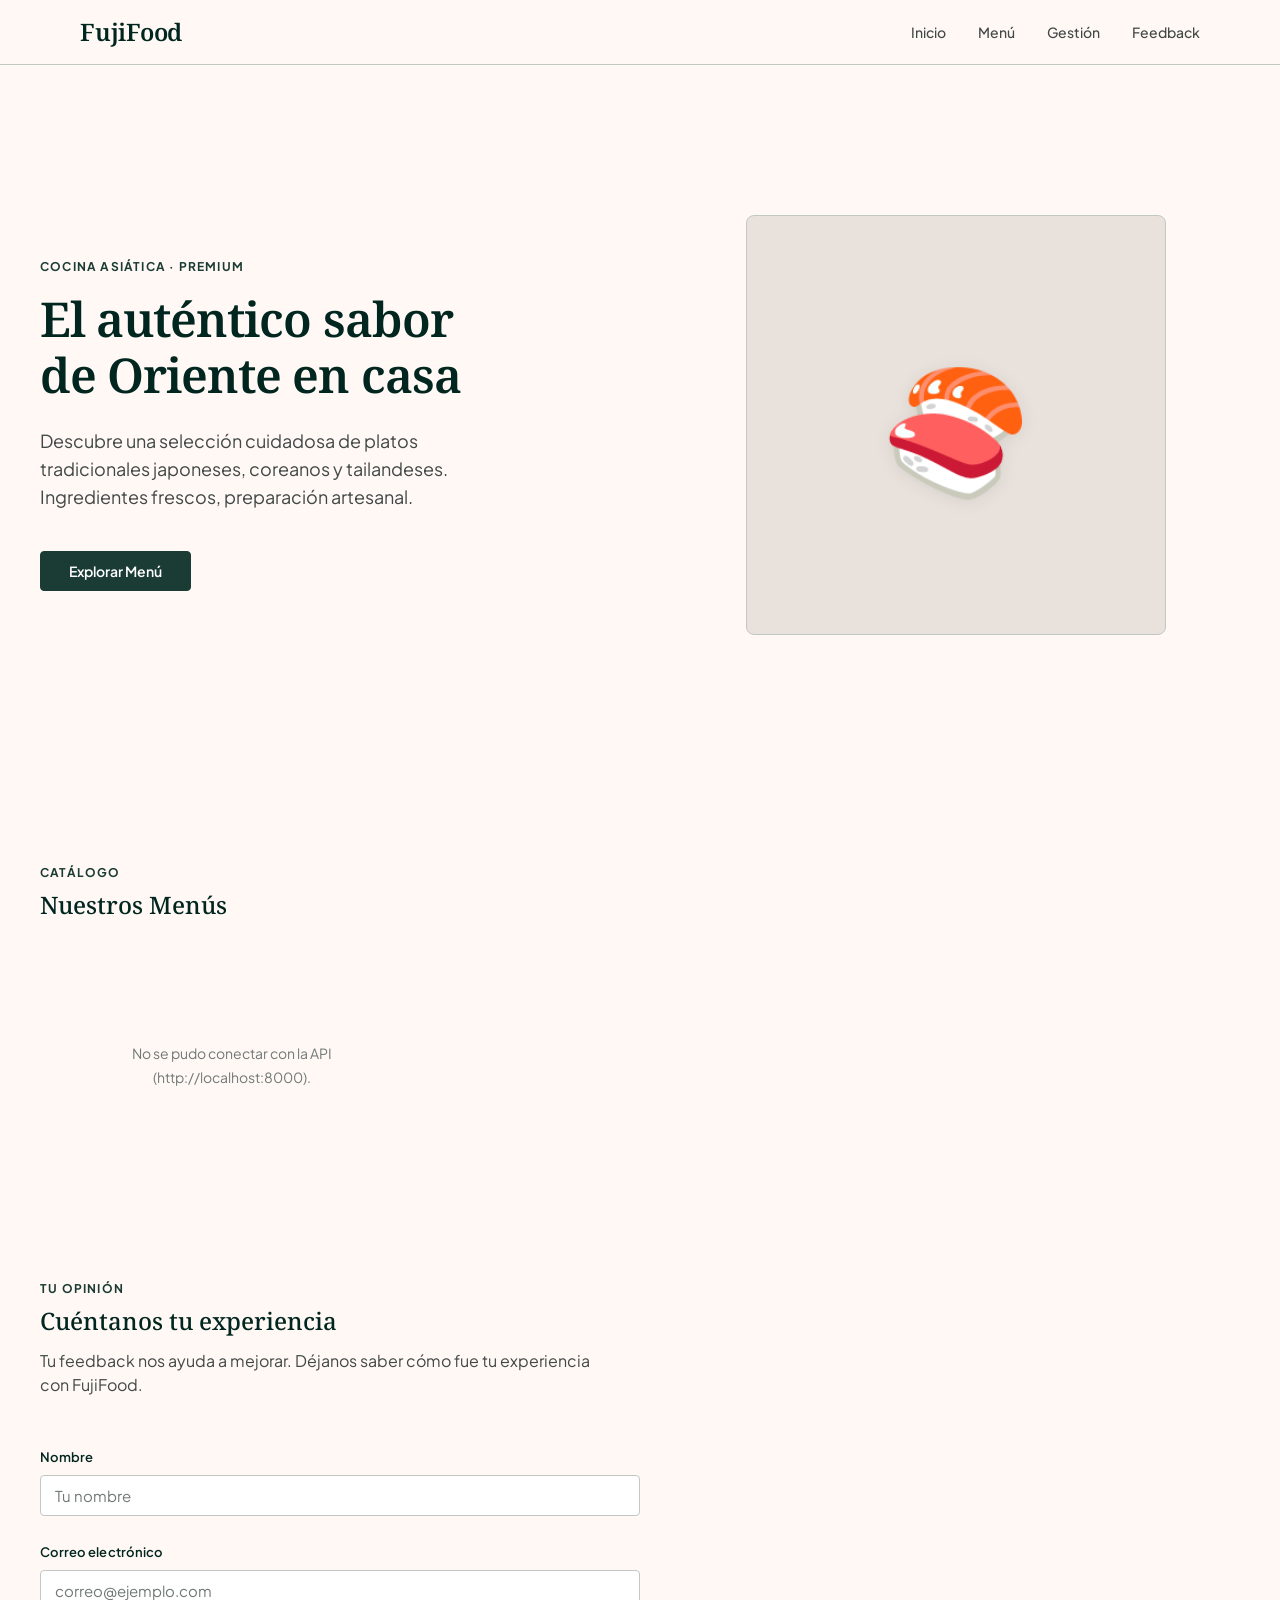
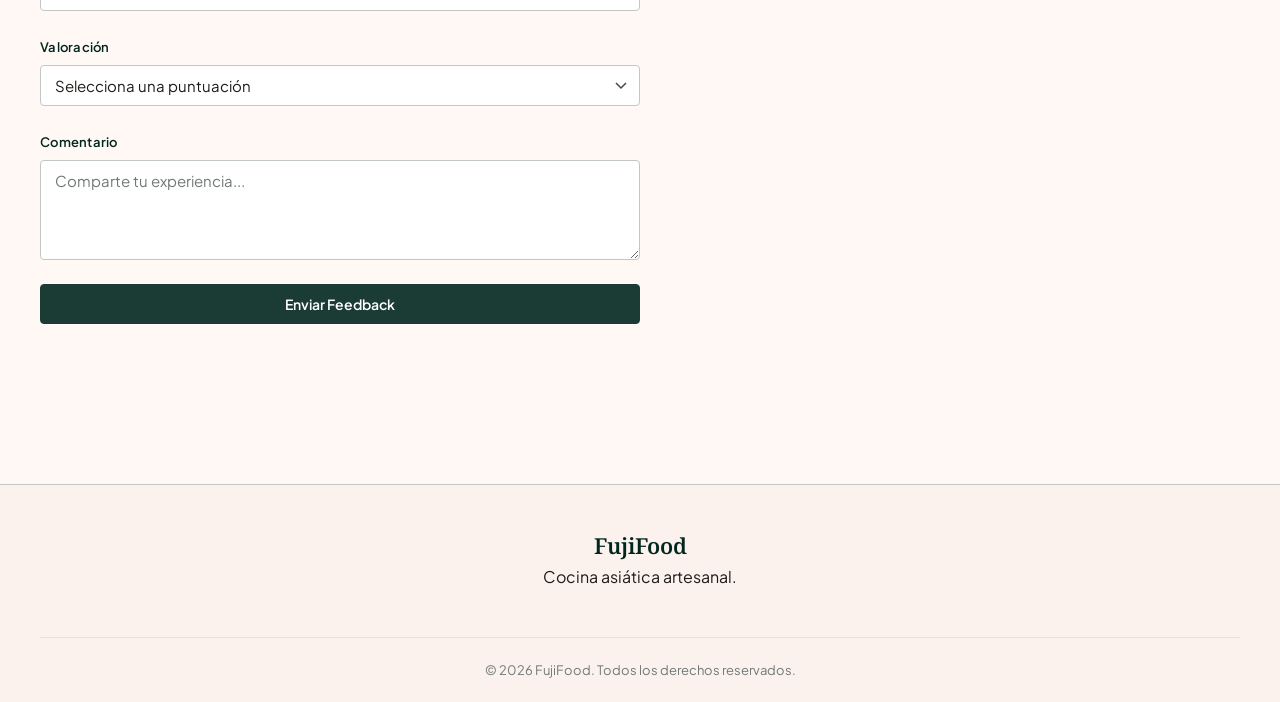
<file: index.html>
<!DOCTYPE html>
<html lang="es">
<head>
  <meta charset="UTF-8" />
  <meta name="viewport" content="width=device-width, initial-scale=1.0" />
  <title>FujiFood — Cocina Asiática</title>
  <link rel="preconnect" href="https://fonts.googleapis.com" />
  <link rel="preconnect" href="https://fonts.gstatic.com" crossorigin />
  <link href="https://fonts.googleapis.com/css2?family=Noto+Serif:wght@400;500;600;700&family=Plus+Jakarta+Sans:wght@400;500;600;700&display=swap" rel="stylesheet" />
  <link rel="stylesheet" href="style.css" />
</head>
<body>

  <!-- NAVBAR -->
  <header class="navbar">
    <div class="navbar__inner container">
      <a href="#" class="navbar__logo">FujiFood</a>
      <nav class="navbar__links">
        <a href="#home">Inicio</a>
        <a href="#menu">Menú</a>
        <a href="admin.html">Gestión</a>
        <a href="#feedback">Feedback</a>
      </nav>
      <button class="navbar__toggle" aria-label="Abrir menú">
        <span></span><span></span><span></span>
      </button>
    </div>
  </header>

  <main>

    <!-- HERO -->
    <section id="home" class="hero container">
      <div class="hero__content">
        <span class="hero__label label-caps">Cocina Asiática · Premium</span>
        <h1 class="hero__title display-lg">El auténtico sabor<br />de Oriente en casa</h1>
        <p class="hero__desc body-lg">
          Descubre una selección cuidadosa de platos tradicionales japoneses,
          coreanos y tailandeses. Ingredientes frescos, preparación artesanal.
        </p>
        <a href="#menu" class="btn btn--primary">Explorar Menú</a>
      </div>
      <div class="hero__visual">
        <div class="hero__image-placeholder">
          <span class="hero__emoji">🍣</span>
        </div>
      </div>
    </section>

    <!-- MENÚ / CATÁLOGO -->
    <section id="menu" class="section container">
      <div class="section__header">
        <span class="label-caps">Catálogo</span>
        <h2 class="headline-md">Nuestros Menús</h2>
      </div>

      <div class="catalog__categories" id="category-tabs">
        <!-- Categorías se cargan desde JS -->
      </div>

      <div class="catalog" id="catalog-container">
        <!-- Los productos se cargarán desde la API -->
      </div>
    </section>

    
    <!-- FEEDBACK -->
    <section id="feedback" class="feedback section container">
      <div class="section__header">
        <span class="label-caps">Tu opinión</span>
        <h2 class="headline-md">Cuéntanos tu experiencia</h2>
        <p class="body-md feedback__intro">
          Tu feedback nos ayuda a mejorar. Déjanos saber cómo fue tu experiencia
          con FujiFood.
        </p>
      </div>

      <form class="feedback__form" id="feedback-form" novalidate>
        <div class="feedback__group">
          <label for="feedback-name" class="feedback__label">Nombre</label>
          <input type="text" id="feedback-name" class="feedback__input" placeholder="Tu nombre" required />
          <span class="feedback__error" id="name-error">El nombre es obligatorio.</span>
        </div>

        <div class="feedback__group">
          <label for="feedback-email" class="feedback__label">Correo electrónico</label>
          <input type="email" id="feedback-email" class="feedback__input" placeholder="correo@ejemplo.com" required />
          <span class="feedback__error" id="email-error">Ingresa un correo válido.</span>
        </div>

        <div class="feedback__group">
          <label for="feedback-rating" class="feedback__label">Valoración</label>
          <select id="feedback-rating" class="feedback__select" required>
            <option value="" disabled selected>Selecciona una puntuación</option>
            <option value="5">★★★★★ — Excelente</option>
            <option value="4">★★★★☆ — Muy bueno</option>
            <option value="3">★★★☆☆ — Bueno</option>
            <option value="2">★★☆☆☆ — Regular</option>
            <option value="1">★☆☆☆☆ — Malo</option>
          </select>
          <span class="feedback__error" id="rating-error">Selecciona una valoración.</span>
        </div>

        <div class="feedback__group">
          <label for="feedback-message" class="feedback__label">Comentario</label>
          <textarea id="feedback-message" class="feedback__textarea" rows="4" placeholder="Comparte tu experiencia..." required></textarea>
          <span class="feedback__error" id="message-error">El comentario no puede estar vacío.</span>
        </div>

        <button type="submit" class="btn btn--primary">Enviar Feedback</button>
        <p class="feedback__success" id="feedback-success">¡Gracias por tu feedback!</p>
      </form>
    </section>

  </main>

  <!-- FOOTER -->
  <footer class="footer">
    <div class="footer__inner container">
      <div class="footer__brand">
        <h3 class="footer__logo">FujiFood</h3>
        <p class="body-md">Cocina asiática artesanal.</p>
      </div>
    </div>
    <div class="footer__bottom container">
      <p class="body-sm">&copy; 2026 FujiFood. Todos los derechos reservados.</p>
    </div>
  </footer>

  <script src="script.js"></script>
   

</body>
</html>
</file>
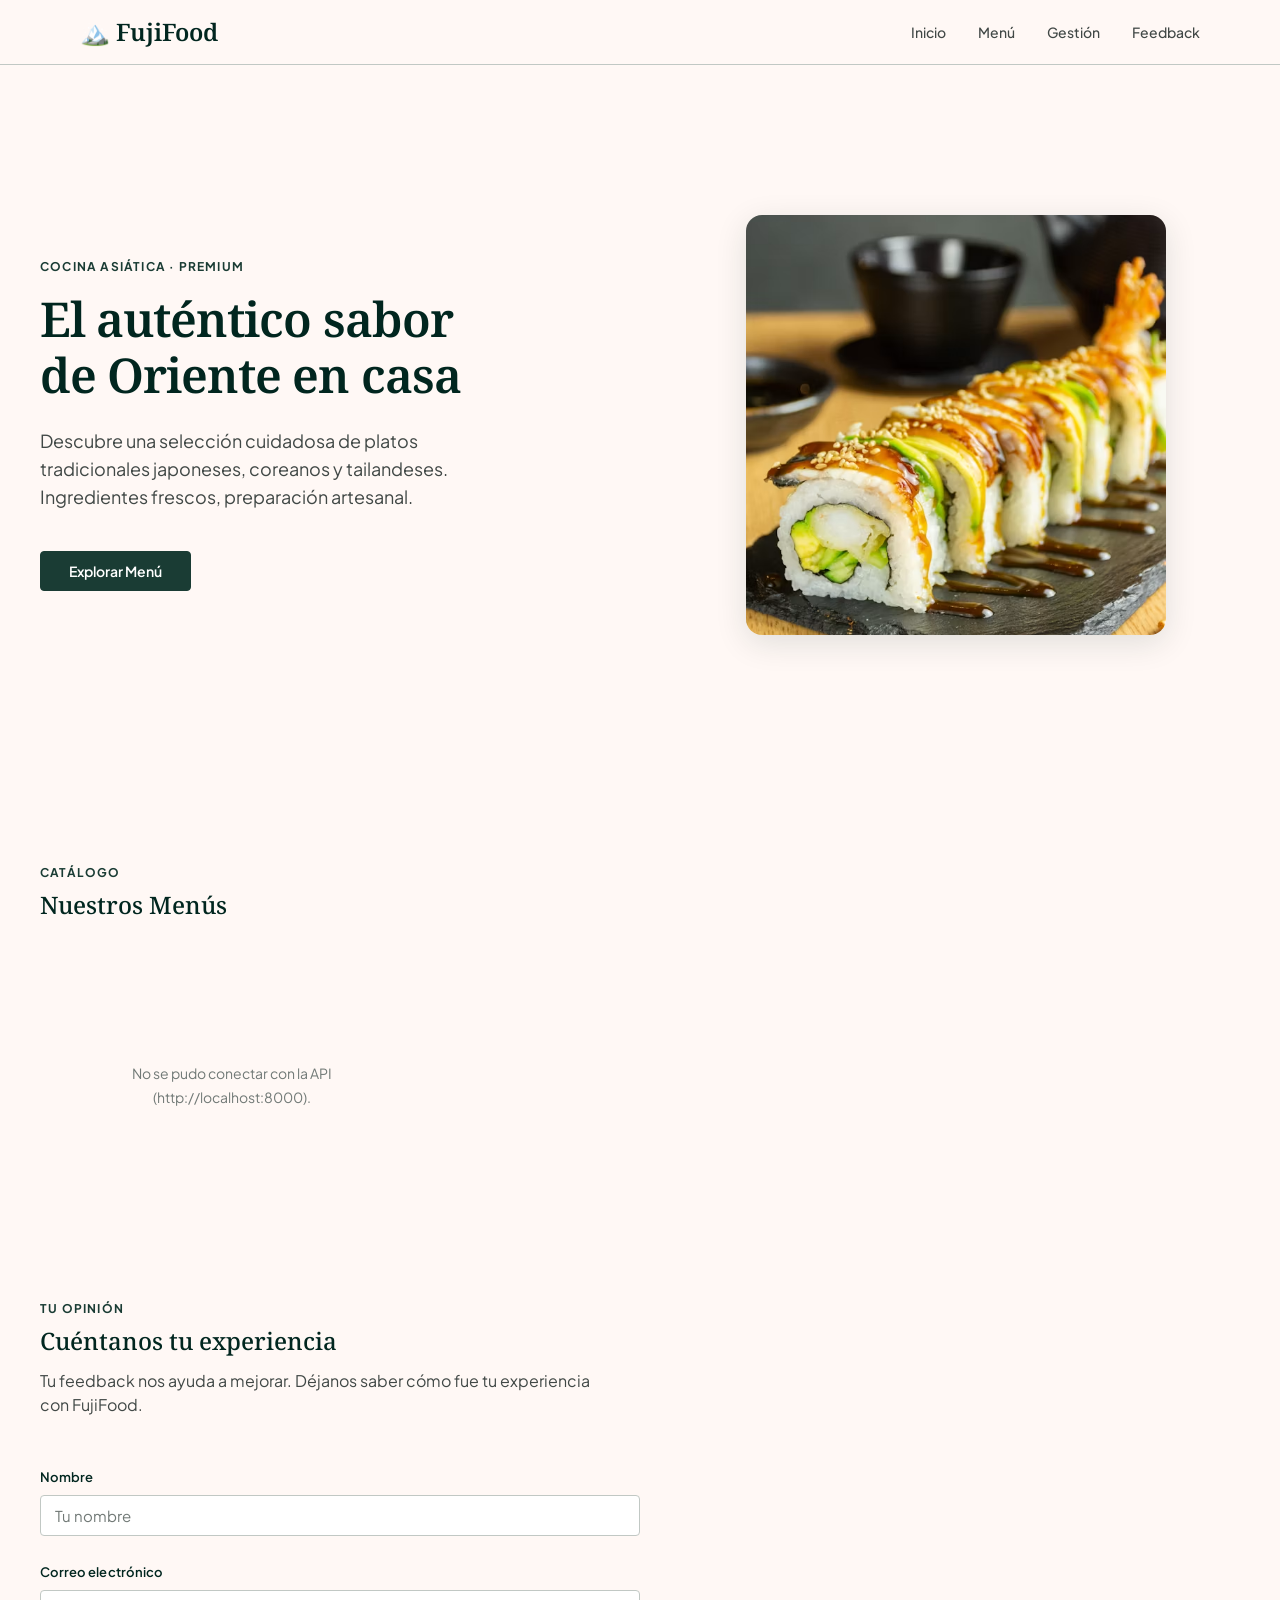
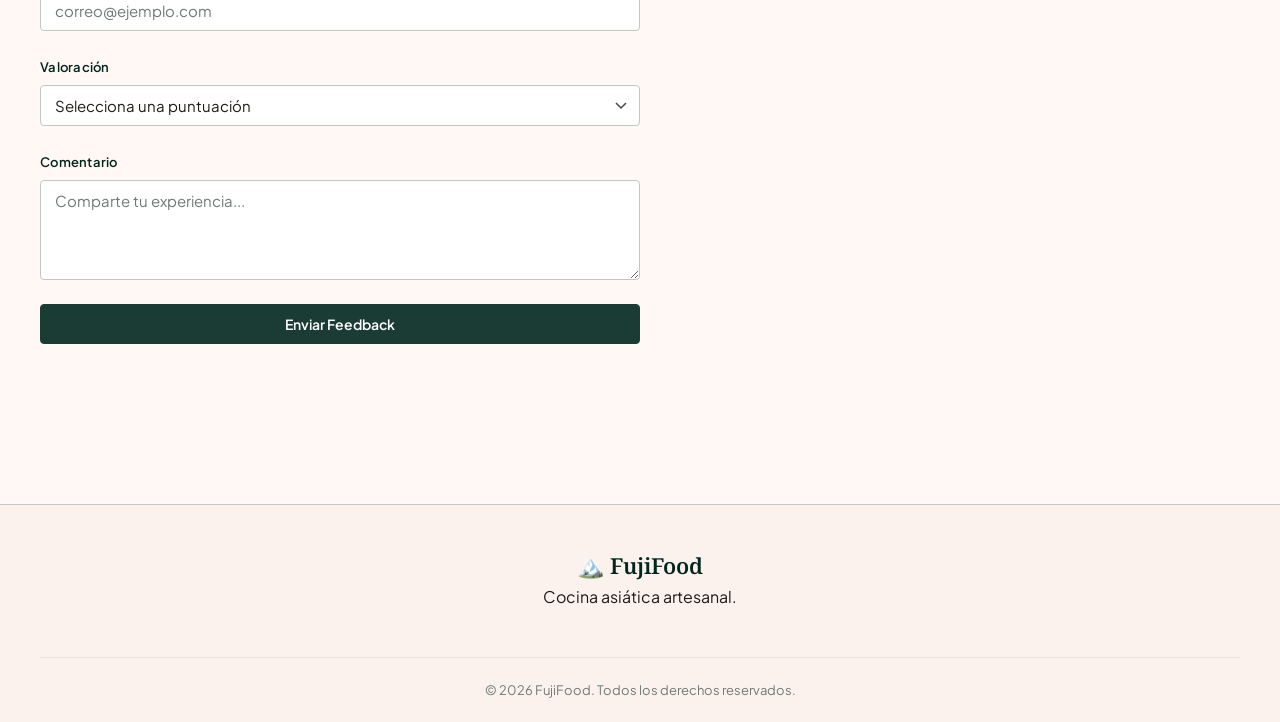
<file: public/index.html>
<!DOCTYPE html>
<html lang="es">
<head>
  <meta charset="UTF-8" />
  <meta name="viewport" content="width=device-width, initial-scale=1.0" />
  <title>FujiFood — Cocina Asiática</title>
  <link rel="preconnect" href="https://fonts.googleapis.com" />
  <link rel="preconnect" href="https://fonts.gstatic.com" crossorigin />
  <link href="https://fonts.googleapis.com/css2?family=Noto+Serif:wght@400;500;600;700&family=Plus+Jakarta+Sans:wght@400;500;600;700&display=swap" rel="stylesheet" />
  <link rel="stylesheet" href="../src/css/style.css" />
</head>
<body>

  <!-- NAVBAR -->
  <header class="navbar">
    <div class="navbar__inner container">
      <a href="#" class="navbar__logo">🏔️ FujiFood</a>
      <nav class="navbar__links">
        <a href="#home">Inicio</a>
        <a href="#menu">Menú</a>
        <a href="admin.html">Gestión</a>
        <a href="#feedback">Feedback</a>
      </nav>
      <button class="navbar__toggle" aria-label="Abrir menú">
        <span></span><span></span><span></span>
      </button>
    </div>
  </header>

  <main>

    <!-- HERO -->
    <section id="home" class="hero container">
      <div class="hero__content">
        <span class="hero__label label-caps">Cocina Asiática · Premium</span>
        <h1 class="hero__title display-lg">El auténtico sabor<br />de Oriente en casa</h1>
        <p class="hero__desc body-lg">
          Descubre una selección cuidadosa de platos tradicionales japoneses,
          coreanos y tailandeses. Ingredientes frescos, preparación artesanal.
        </p>
        <a href="#menu" class="btn btn--primary">Explorar Menú</a>
      </div>
      <div class="hero__visual">
        <div class="hero__image-placeholder">
          <img class="hero__image" src="/docs/photo-1582450871972-ab5ca641643d.avif" alt="Sushi variado" loading="lazy" />
        </div>
      </div>
    </section>

    <!-- MENÚ / CATÁLOGO -->
    <section id="menu" class="section container">
      <div class="section__header">
        <span class="label-caps">Catálogo</span>
        <h2 class="headline-md">Nuestros Menús</h2>
      </div>

      <div class="catalog__categories" id="category-tabs">
        <!-- Categorías se cargan desde JS -->
      </div>

      <div class="catalog" id="catalog-container">
        <!-- Los productos se cargarán desde la API -->
      </div>
    </section>

    
    <!-- FEEDBACK -->
    <section id="feedback" class="feedback section container">
      <div class="section__header">
        <span class="label-caps">Tu opinión</span>
        <h2 class="headline-md">Cuéntanos tu experiencia</h2>
        <p class="body-md feedback__intro">
          Tu feedback nos ayuda a mejorar. Déjanos saber cómo fue tu experiencia
          con FujiFood.
        </p>
      </div>

      <form class="feedback__form" id="feedback-form" novalidate>
        <div class="feedback__group">
          <label for="feedback-name" class="feedback__label">Nombre</label>
          <input type="text" id="feedback-name" class="feedback__input" placeholder="Tu nombre" required />
          <span class="feedback__error" id="name-error">El nombre es obligatorio.</span>
        </div>

        <div class="feedback__group">
          <label for="feedback-email" class="feedback__label">Correo electrónico</label>
          <input type="email" id="feedback-email" class="feedback__input" placeholder="correo@ejemplo.com" required />
          <span class="feedback__error" id="email-error">Ingresa un correo válido.</span>
        </div>

        <div class="feedback__group">
          <label for="feedback-rating" class="feedback__label">Valoración</label>
          <select id="feedback-rating" class="feedback__select" required>
            <option value="" disabled selected>Selecciona una puntuación</option>
            <option value="5">★★★★★ — Excelente</option>
            <option value="4">★★★★☆ — Muy bueno</option>
            <option value="3">★★★☆☆ — Bueno</option>
            <option value="2">★★☆☆☆ — Regular</option>
            <option value="1">★☆☆☆☆ — Malo</option>
          </select>
          <span class="feedback__error" id="rating-error">Selecciona una valoración.</span>
        </div>

        <div class="feedback__group">
          <label for="feedback-message" class="feedback__label">Comentario</label>
          <textarea id="feedback-message" class="feedback__textarea" rows="4" placeholder="Comparte tu experiencia..." required></textarea>
          <span class="feedback__error" id="message-error">El comentario no puede estar vacío.</span>
        </div>

        <button type="submit" class="btn btn--primary">Enviar Feedback</button>
        <p class="feedback__success" id="feedback-success">¡Gracias por tu feedback!</p>
      </form>
    </section>

  </main>

  <!-- FOOTER -->
  <footer class="footer">
    <div class="footer__inner container">
      <div class="footer__brand">
        <h3 class="footer__logo">🏔️ FujiFood</h3>
        <p class="body-md">Cocina asiática artesanal.</p>
      </div>
    </div>
    <div class="footer__bottom container">
      <p class="body-sm">&copy; 2026 FujiFood. Todos los derechos reservados.</p>
    </div>
  </footer>

  <script src="../src/js/helpers.js"></script>
  <script src="../src/js/script.js"></script>
   

</body>
</html>
</file>
<file: style.css>
/* ============================================
   FujiFood — Design System
   Basado en "Emerald Umami" (designe.md)
   ============================================ */

/* --- Reset & Base --- */
*,
*::before,
*::after {
  margin: 0;
  padding: 0;
  box-sizing: border-box;
}

html {
  scroll-behavior: smooth;
  -webkit-font-smoothing: antialiased;
}

body {
  background: #fff8f5;
  color: #1e1b18;
  font-family: 'Plus Jakarta Sans', sans-serif;
  font-size: 16px;
  line-height: 24px;
}

img {
  display: block;
  max-width: 100%;
}

a {
  color: inherit;
  text-decoration: none;
}

/* --- Container --- */
.container {
  max-width: 1200px;
  margin: 0 auto;
  padding: 0 40px;
}

@media (max-width: 768px) {
  .container {
    padding: 0 16px;
  }
}

/* --- Typography Utility Classes --- */
.display-lg {
  font-family: 'Noto Serif', serif;
  font-size: 48px;
  font-weight: 600;
  line-height: 56px;
  letter-spacing: -0.02em;
}

.headline-md {
  font-family: 'Noto Serif', serif;
  font-size: 24px;
  font-weight: 500;
  line-height: 32px;
}

.body-lg {
  font-family: 'Plus Jakarta Sans', sans-serif;
  font-size: 18px;
  font-weight: 400;
  line-height: 28px;
}

.body-md {
  font-family: 'Plus Jakarta Sans', sans-serif;
  font-size: 16px;
  font-weight: 400;
  line-height: 24px;
}

.label-caps {
  font-family: 'Plus Jakarta Sans', sans-serif;
  font-size: 12px;
  font-weight: 700;
  line-height: 16px;
  letter-spacing: 0.1em;
  text-transform: uppercase;
}

/* --- Navbar --- */
.navbar {
  position: sticky;
  top: 0;
  z-index: 100;
  background: rgba(255, 248, 245, 0.92);
  backdrop-filter: blur(8px);
  border-bottom: 1px solid #c1c8c4;
}

.navbar__inner {
  display: flex;
  align-items: center;
  justify-content: space-between;
  height: 64px;
}

.navbar__logo {
  font-family: 'Noto Serif', serif;
  font-size: 24px;
  font-weight: 600;
  color: #01261f;
  letter-spacing: -0.01em;
}

.navbar__links {
  display: flex;
  gap: 32px;
}

.navbar__links a {
  font-family: 'Plus Jakarta Sans', sans-serif;
  font-size: 14px;
  font-weight: 500;
  color: #414846;
  transition: color 0.2s;
}

.navbar__links a:hover {
  color: #01261f;
}

.navbar__toggle {
  display: none;
  flex-direction: column;
  gap: 4px;
  background: none;
  border: none;
  cursor: pointer;
  padding: 4px;
}

.navbar__toggle span {
  display: block;
  width: 20px;
  height: 2px;
  background: #1e1b18;
  border-radius: 2px;
}

@media (max-width: 768px) {
  .navbar__links {
    display: none;
  }
  .navbar__toggle {
    display: flex;
  }
}

/* --- Buttons --- */
.btn {
  display: inline-flex;
  align-items: center;
  justify-content: center;
  font-family: 'Plus Jakarta Sans', sans-serif;
  font-size: 14px;
  font-weight: 600;
  line-height: 1;
  padding: 12px 28px;
  border-radius: 4px;
  border: 1px solid transparent;
  cursor: pointer;
  transition: background 0.25s, color 0.25s, border-color 0.25s;
}

.btn--primary {
  background: #1a3c34;
  color: #ffffff;
  border-color: #1a3c34;
}

.btn--primary:hover {
  background: #01261f;
  border-color: #01261f;
}

.btn--secondary {
  background: transparent;
  color: #1a3c34;
  border-color: #717976;
}

.btn--secondary:hover {
  border-color: #1a3c34;
  background: rgba(26, 60, 52, 0.06);
}

/* --- Sections --- */
.section {
  padding: 80px 0;
}

.section__header {
  margin-bottom: 48px;
}

.section__header .label-caps {
  display: block;
  margin-bottom: 8px;
  color: #1a3c34;
}

.section__header h2 {
  color: #01261f;
}

/* --- Hero --- */
.hero {
  display: flex;
  align-items: center;
  gap: 64px;
  padding: 80px 0;
  min-height: 80vh;
}

.hero__content {
  flex: 1;
}

.hero__label {
  display: block;
  margin-bottom: 16px;
  color: #1a3c34;
}

.hero__title {
  color: #01261f;
  margin-bottom: 24px;
}

.hero__desc {
  color: #414846;
  margin-bottom: 40px;
  max-width: 480px;
}

.hero__visual {
  flex: 1;
  display: flex;
  justify-content: center;
}

.hero__image-placeholder {
  width: 100%;
  max-width: 420px;
  aspect-ratio: 1;
  border-radius: 8px;
  background: #e9e1dc;
  display: flex;
  align-items: center;
  justify-content: center;
  border: 1px solid #c1c8c4;
}

.hero__emoji {
  font-size: 120px;
  line-height: 1;
  filter: drop-shadow(0 2px 8px rgba(1, 38, 31, 0.08));
}

@media (max-width: 768px) {
  .hero {
    flex-direction: column;
    padding: 48px 0;
    gap: 40px;
    min-height: auto;
  }
  .hero__title {
    font-size: 32px;
    line-height: 40px;
    letter-spacing: -0.01em;
  }
}

/* --- Category Tabs --- */
.catalog__categories {
  display: flex;
  flex-wrap: wrap;
  gap: 10px;
  margin-bottom: 40px;
}

.category-tab {
  display: inline-flex;
  align-items: center;
  gap: 6px;
  font-family: 'Plus Jakarta Sans', sans-serif;
  font-size: 13px;
  font-weight: 600;
  line-height: 1;
  padding: 10px 18px;
  border-radius: 100px;
  border: 1px solid #c1c8c4;
  background: #ffffff;
  color: #414846;
  cursor: pointer;
  transition: background 0.2s, border-color 0.2s, color 0.2s;
}

.category-tab:hover {
  border-color: #1a3c34;
  color: #1a3c34;
}

.category-tab--active {
  background: #1a3c34;
  border-color: #1a3c34;
  color: #ffffff;
}

.category-tab--active:hover {
  background: #01261f;
  border-color: #01261f;
  color: #ffffff;
}

.category-tab__emoji {
  font-size: 18px;
  line-height: 1;
}

/* --- Catalog / Cards --- */
.catalog {
  display: grid;
  grid-template-columns: repeat(3, 1fr);
  gap: 24px;
}

@media (max-width: 900px) {
  .catalog {
    grid-template-columns: repeat(2, 1fr);
  }
}

@media (max-width: 560px) {
  .catalog {
    grid-template-columns: 1fr;
  }
}

.card {
  border: 1px solid #c1c8c4;
  border-radius: 8px;
  overflow: hidden;
  background: #ffffff;
  transition: border-color 0.25s;
}

.card:hover {
  border-color: #717976;
}

.card__image {
  width: 100%;
  aspect-ratio: 3 / 2;
  background: #f5ece7;
  display: flex;
  align-items: center;
  justify-content: center;
  border-bottom: 1px solid #e9e1dc;
}

.card__emoji {
  font-size: 56px;
  line-height: 1;
}

.card__body {
  padding: 20px;
}

.card__title {
  font-family: 'Noto Serif', serif;
  font-size: 18px;
  font-weight: 600;
  color: #01261f;
  margin-bottom: 8px;
}

.card__desc {
  color: #414846;
  margin-bottom: 16px;
}

.card__meta {
  display: flex;
  align-items: center;
  justify-content: space-between;
}

.card__price {
  font-family: 'Noto Serif', serif;
  font-size: 22px;
  font-weight: 600;
  color: #1a3c34;
}

.card__stock {
  padding: 4px 10px;
  border-radius: 2px;
  font-size: 11px;
}

.card__stock--available {
  background: #e9e1dc;
  color: #1a3c34;
}

.card__stock--empty {
  background: #ffdad6;
  color: #93000a;
}

/* --- API Table --- */
.api__intro {
  color: #414846;
  margin-top: 12px;
  max-width: 640px;
}

.api-table-wrapper {
  overflow-x: auto;
  border: 1px solid #c1c8c4;
  border-radius: 8px;
  background: #ffffff;
}

.api-table {
  width: 100%;
  border-collapse: collapse;
  font-family: 'Plus Jakarta Sans', sans-serif;
  font-size: 14px;
}

.api-table th {
  text-align: left;
  padding: 16px 20px;
  font-weight: 600;
  font-size: 12px;
  letter-spacing: 0.05em;
  text-transform: uppercase;
  color: #414846;
  background: #f5ece7;
  border-bottom: 1px solid #c1c8c4;
}

.api-table td {
  padding: 14px 20px;
  color: #1e1b18;
  border-bottom: 1px solid #e9e1dc;
}

.api-table tr:last-child td {
  border-bottom: none;
}

.api-table code {
  font-family: 'Plus Jakarta Sans', monospace;
  font-size: 13px;
  background: #f5ece7;
  padding: 2px 8px;
  border-radius: 2px;
  color: #01261f;
}

.method {
  display: inline-block;
  font-size: 11px;
  font-weight: 700;
  letter-spacing: 0.05em;
  padding: 3px 10px;
  border-radius: 2px;
}

.method--get {
  background: #c5eadf;
  color: #01261f;
}

.method--post {
  background: #fed65b;
  color: #241a00;
}

.method--put {
  background: #e3e3de;
  color: #1a1c19;
}

.method--delete {
  background: #ffdad6;
  color: #93000a;
}

/* --- Admin --- */
.admin__layout {
  display: grid;
  grid-template-columns: 1fr 1.5fr;
  gap: 40px;
  align-items: start;
}

@media (max-width: 860px) {
  .admin__layout {
    grid-template-columns: 1fr;
  }
}

.admin__form-wrapper {
  background: #ffffff;
  border: 1px solid #c1c8c4;
  border-radius: 8px;
  padding: 28px;
}

.admin__form-title {
  font-family: 'Noto Serif', serif;
  font-size: 20px;
  font-weight: 600;
  color: #01261f;
  margin-bottom: 24px;
}

.admin__form {
  display: flex;
  flex-direction: column;
  gap: 16px;
}

.admin__group {
  display: flex;
  flex-direction: column;
  gap: 6px;
}

.admin__label {
  font-family: 'Plus Jakarta Sans', sans-serif;
  font-size: 13px;
  font-weight: 600;
  color: #01261f;
  letter-spacing: 0.02em;
}

.admin__input,
.admin__textarea {
  font-family: 'Plus Jakarta Sans', sans-serif;
  font-size: 15px;
  color: #1e1b18;
  background: #fff8f5;
  border: 1px solid #c1c8c4;
  border-radius: 4px;
  padding: 10px 14px;
  outline: none;
  transition: border-color 0.2s;
}

.admin__input:focus,
.admin__textarea:focus {
  border-color: #1a3c34;
}

.admin__input::placeholder,
.admin__textarea::placeholder {
  color: #717976;
}

/* --- Emoji picker --- */
.emoji-picker {
  display: flex;
  flex-direction: column;
  gap: 10px;
}

.emoji-picker__preview {
  display: flex;
  align-items: center;
  gap: 12px;
}

.emoji-picker__current {
  display: inline-flex;
  align-items: center;
  justify-content: center;
  width: 44px;
  height: 44px;
  font-size: 26px;
  line-height: 1;
  background: #fbf2ed;
  border: 1px solid #c1c8c4;
  border-radius: 6px;
}

.emoji-picker__input {
  flex: 1;
  font-size: 18px;
  text-align: center;
  letter-spacing: 0.1em;
}

.emoji-picker__hint {
  font-size: 12px;
  color: #717976;
  margin: 0;
}

.emoji-picker__grid {
  display: grid;
  grid-template-columns: repeat(8, 1fr);
  gap: 6px;
  padding: 10px;
  background: #fbf2ed;
  border: 1px solid #e9e1dc;
  border-radius: 6px;
}

.emoji-picker__btn {
  display: inline-flex;
  align-items: center;
  justify-content: center;
  height: 36px;
  font-size: 20px;
  line-height: 1;
  background: #fff8f5;
  border: 1px solid transparent;
  border-radius: 4px;
  cursor: pointer;
  transition: border-color 0.15s, background-color 0.15s;
}

.emoji-picker__btn:hover {
  background: #f5ece7;
  border-color: #c1c8c4;
}

.emoji-picker__btn--selected {
  background: #c5eadf;
  border-color: #1a3c34;
}

@media (max-width: 768px) {
  .emoji-picker__grid {
    grid-template-columns: repeat(6, 1fr);
  }
}

.admin__textarea {
  resize: vertical;
  min-height: 60px;
}

.admin__row {
  display: grid;
  grid-template-columns: 1fr 1fr;
  gap: 16px;
}

.admin__actions {
  display: flex;
  gap: 12px;
  margin-top: 4px;
}

.admin__table-wrapper {
  overflow-x: auto;
  border: 1px solid #c1c8c4;
  border-radius: 8px;
  background: #ffffff;
}

.admin__table {
  width: 100%;
  border-collapse: collapse;
  font-family: 'Plus Jakarta Sans', sans-serif;
  font-size: 14px;
}

.admin__table th {
  text-align: left;
  padding: 14px 16px;
  font-weight: 600;
  font-size: 12px;
  letter-spacing: 0.05em;
  text-transform: uppercase;
  color: #414846;
  background: #f5ece7;
  border-bottom: 1px solid #c1c8c4;
}

.admin__table td {
  padding: 12px 16px;
  color: #1e1b18;
  border-bottom: 1px solid #e9e1dc;
  vertical-align: middle;
}

.admin__table tr:last-child td {
  border-bottom: none;
}

.admin__cell-img {
  font-size: 24px;
  text-align: center;
}

.admin__cell-actions {
  display: flex;
  gap: 8px;
}

.admin__btn {
  font-family: 'Plus Jakarta Sans', sans-serif;
  font-size: 12px;
  font-weight: 600;
  padding: 6px 14px;
  border-radius: 4px;
  border: 1px solid transparent;
  cursor: pointer;
  transition: background 0.2s, color 0.2s;
}

.admin__btn--edit {
  background: transparent;
  color: #1a3c34;
  border-color: #717976;
}

.admin__btn--edit:hover {
  border-color: #1a3c34;
  background: rgba(26, 60, 52, 0.06);
}

.admin__btn--delete {
  background: transparent;
  color: #ba1a1a;
  border-color: #ba1a1a;
}

.admin__btn--delete:hover {
  background: #ba1a1a;
  color: #ffffff;
}

.admin__empty {
  padding: 32px 16px;
  text-align: center;
  color: #717976;
  font-size: 14px;
}

/* --- Feedback --- */
.feedback__intro {
  color: #414846;
  margin-top: 12px;
  max-width: 560px;
}

.feedback__form {
  max-width: 600px;
  display: flex;
  flex-direction: column;
  gap: 24px;
}

.feedback__group {
  display: flex;
  flex-direction: column;
  gap: 6px;
}

.feedback__label {
  font-family: 'Plus Jakarta Sans', sans-serif;
  font-size: 13px;
  font-weight: 600;
  color: #01261f;
  letter-spacing: 0.02em;
}

.feedback__input,
.feedback__select,
.feedback__textarea {
  font-family: 'Plus Jakarta Sans', sans-serif;
  font-size: 15px;
  color: #1e1b18;
  background: #ffffff;
  border: 1px solid #c1c8c4;
  border-radius: 4px;
  padding: 10px 14px;
  outline: none;
  transition: border-color 0.2s;
}

.feedback__input:focus,
.feedback__select:focus,
.feedback__textarea:focus {
  border-color: #1a3c34;
}

.feedback__input::placeholder,
.feedback__textarea::placeholder {
  color: #717976;
}

.feedback__select {
  appearance: none;
  background-image: url("data:image/svg+xml,%3Csvg xmlns='http://www.w3.org/2000/svg' width='12' height='8'%3E%3Cpath d='M1 1l5 5 5-5' stroke='%23414846' stroke-width='1.5' fill='none'/%3E%3C/svg%3E");
  background-repeat: no-repeat;
  background-position: right 12px center;
  cursor: pointer;
}

.feedback__textarea {
  resize: vertical;
  min-height: 100px;
}

.feedback__error {
  display: none;
  font-size: 12px;
  color: #ba1a1a;
  line-height: 1.4;
}

.feedback__error--visible {
  display: block;
}

.feedback__success {
  display: none;
  font-family: 'Plus Jakarta Sans', sans-serif;
  font-size: 15px;
  font-weight: 600;
  color: #1a3c34;
  margin-top: 4px;
}

.feedback__success--visible {
  display: block;
}

/* --- Footer --- */
.footer {
  margin-top: 80px;
  border-top: 1px solid #c1c8c4;
  background: #fbf2ed;
}

.footer__inner {
  display: flex;
  justify-content: center;
  padding: 48px 0;
  text-align: center;
}

.footer__logo {
  font-family: 'Noto Serif', serif;
  font-size: 22px;
  font-weight: 600;
  color: #01261f;
  margin-bottom: 8px;
}

.footer__bottom {
  padding: 20px 0;
  border-top: 1px solid #e9e1dc;
  text-align: center;
}

.footer__bottom p {
  font-size: 13px;
  color: #717976;
}
</file>
<file: src/css/style.css>
/* ============================================
   FujiFood — Design System
   Basado en "Emerald Umami" (designe.md)
   ============================================ */

/* --- Reset & Base --- */
*,
*::before,
*::after {
  margin: 0;
  padding: 0;
  box-sizing: border-box;
}

html {
  scroll-behavior: smooth;
  -webkit-font-smoothing: antialiased;
}

body {
  background: #fff8f5;
  color: #1e1b18;
  font-family: 'Plus Jakarta Sans', sans-serif;
  font-size: 16px;
  line-height: 24px;
}

img {
  display: block;
  max-width: 100%;
}

a {
  color: inherit;
  text-decoration: none;
}

/* --- Container --- */
.container {
  max-width: 1200px;
  margin: 0 auto;
  padding: 0 40px;
}

@media (max-width: 768px) {
  .container {
    padding: 0 16px;
  }
}

/* --- Typography Utility Classes --- */
.display-lg {
  font-family: 'Noto Serif', serif;
  font-size: 48px;
  font-weight: 600;
  line-height: 56px;
  letter-spacing: -0.02em;
}

.headline-md {
  font-family: 'Noto Serif', serif;
  font-size: 24px;
  font-weight: 500;
  line-height: 32px;
}

.body-lg {
  font-family: 'Plus Jakarta Sans', sans-serif;
  font-size: 18px;
  font-weight: 400;
  line-height: 28px;
}

.body-md {
  font-family: 'Plus Jakarta Sans', sans-serif;
  font-size: 16px;
  font-weight: 400;
  line-height: 24px;
}

.label-caps {
  font-family: 'Plus Jakarta Sans', sans-serif;
  font-size: 12px;
  font-weight: 700;
  line-height: 16px;
  letter-spacing: 0.1em;
  text-transform: uppercase;
}

/* --- Navbar --- */
.navbar {
  position: sticky;
  top: 0;
  z-index: 100;
  background: rgba(255, 248, 245, 0.92);
  backdrop-filter: blur(8px);
  border-bottom: 1px solid #c1c8c4;
}

.navbar__inner {
  display: flex;
  align-items: center;
  justify-content: space-between;
  height: 64px;
}

.navbar__logo {
  font-family: 'Noto Serif', serif;
  font-size: 24px;
  font-weight: 600;
  color: #01261f;
  letter-spacing: -0.01em;
}

.navbar__links {
  display: flex;
  gap: 32px;
}

.navbar__links a {
  font-family: 'Plus Jakarta Sans', sans-serif;
  font-size: 14px;
  font-weight: 500;
  color: #414846;
  transition: color 0.2s;
}

.navbar__links a:hover {
  color: #01261f;
}

.navbar__toggle {
  display: none;
  flex-direction: column;
  gap: 4px;
  background: none;
  border: none;
  cursor: pointer;
  padding: 4px;
}

.navbar__toggle span {
  display: block;
  width: 20px;
  height: 2px;
  background: #1e1b18;
  border-radius: 2px;
}

@media (max-width: 768px) {
  .navbar__links {
    display: none;
  }
  .navbar__toggle {
    display: flex;
  }
}

/* --- Buttons --- */
.btn {
  display: inline-flex;
  align-items: center;
  justify-content: center;
  font-family: 'Plus Jakarta Sans', sans-serif;
  font-size: 14px;
  font-weight: 600;
  line-height: 1;
  padding: 12px 28px;
  border-radius: 4px;
  border: 1px solid transparent;
  cursor: pointer;
  transition: background 0.25s, color 0.25s, border-color 0.25s;
}

.btn--primary {
  background: #1a3c34;
  color: #ffffff;
  border-color: #1a3c34;
}

.btn--primary:hover {
  background: #01261f;
  border-color: #01261f;
}

.btn--secondary {
  background: transparent;
  color: #1a3c34;
  border-color: #717976;
}

.btn--secondary:hover {
  border-color: #1a3c34;
  background: rgba(26, 60, 52, 0.06);
}

/* --- Sections --- */
.section {
  padding: 80px 0;
}

.section__header {
  margin-bottom: 48px;
}

.section__header .label-caps {
  display: block;
  margin-bottom: 8px;
  color: #1a3c34;
}

.section__header h2 {
  color: #01261f;
}

/* --- Hero --- */
.hero {
  display: flex;
  align-items: center;
  gap: 64px;
  padding: 80px 0;
  min-height: 80vh;
}

.hero__content {
  flex: 1;
}

.hero__label {
  display: block;
  margin-bottom: 16px;
  color: #1a3c34;
}

.hero__title {
  color: #01261f;
  margin-bottom: 24px;
}

.hero__desc {
  color: #414846;
  margin-bottom: 40px;
  max-width: 480px;
}

.hero__visual {
  flex: 1;
  display: flex;
  justify-content: center;
}

.hero__image-placeholder {
  width: 100%;
  max-width: 420px;
  aspect-ratio: 1;
  border-radius: 16px;
  overflow: hidden;
  box-shadow: 0 8px 32px rgba(1, 38, 31, 0.12);
}

.hero__image {
  width: 100%;
  height: 100%;
  object-fit: cover;
  display: block;
}

@media (max-width: 768px) {
  .hero {
    flex-direction: column;
    padding: 48px 0;
    gap: 40px;
    min-height: auto;
  }
  .hero__title {
    font-size: 32px;
    line-height: 40px;
    letter-spacing: -0.01em;
  }
}

/* --- Category Tabs --- */
.catalog__categories {
  display: flex;
  gap: 12px;
  margin-bottom: 48px;
  overflow-x: auto;
  padding: 4px 0 8px;
  scrollbar-width: thin;
  scrollbar-color: #c1c8c4 transparent;
  -webkit-overflow-scrolling: touch;
}

.catalog__categories::-webkit-scrollbar {
  height: 4px;
}

.catalog__categories::-webkit-scrollbar-thumb {
  background: #c1c8c4;
  border-radius: 4px;
}

.category-tab {
  display: flex;
  flex-direction: column;
  align-items: center;
  gap: 8px;
  flex-shrink: 0;
  width: 90px;
  font-family: 'Plus Jakarta Sans', sans-serif;
  font-size: 11px;
  font-weight: 500;
  line-height: 1.2;
  color: #717976;
  background: transparent;
  border: none;
  cursor: pointer;
  transition: color 0.2s;
  padding: 0;
}

.category-tab:hover {
  color: #1a3c34;
}

.category-tab__icon {
  display: flex;
  align-items: center;
  justify-content: center;
  width: 56px;
  height: 56px;
  border-radius: 50%;
  background: #ffffff;
  border: 2px solid #e9e1dc;
  font-size: 24px;
  line-height: 1;
  transition: border-color 0.2s, background 0.2s, transform 0.2s;
}

.category-tab:hover .category-tab__icon {
  border-color: #c1c8c4;
  transform: translateY(-2px);
}

.category-tab--active {
  color: #1a3c34;
  font-weight: 600;
}

.category-tab--active .category-tab__icon {
  background: #1a3c34;
  border-color: #1a3c34;
  color: #ffffff;
}

.category-tab__label {
  text-align: center;
  word-break: break-word;
  max-width: 90px;
}

.category-tab--all .category-tab__icon {
  font-size: 18px;
  font-weight: 700;
  color: #414846;
}

/* --- Catalog / Cards --- */
.catalog {
  display: grid;
  grid-template-columns: repeat(3, 1fr);
  align-items: stretch;
  gap: 24px;
}

@media (max-width: 900px) {
  .catalog {
    grid-template-columns: repeat(2, 1fr);
  }
}

@media (max-width: 560px) {
  .catalog {
    grid-template-columns: 1fr;
  }
}

.card {
  display: flex;
  flex-direction: column;
  height: 100%;
  border: 1px solid #c1c8c4;
  border-radius: 8px;
  overflow: hidden;
  background: #ffffff;
  transition: border-color 0.25s, transform 0.25s, box-shadow 0.25s;
}

.card:hover {
  border-color: #717976;
  transform: translateY(-2px);
  box-shadow: 0 8px 24px rgba(1, 38, 31, 0.08);
}

.card__image {
  width: 100%;
  aspect-ratio: 3 / 2;
  overflow: hidden;
  background: #f5ece7;
  flex-shrink: 0;
}

.card__img {
  width: 100%;
  height: 100%;
  object-fit: cover;
  display: block;
}

.card__body {
  display: flex;
  flex-direction: column;
  flex: 1;
  padding: 20px;
}

.card__title {
  font-family: 'Noto Serif', serif;
  font-size: 18px;
  font-weight: 600;
  color: #01261f;
  margin-bottom: 8px;
  /* Limita a 1 línea para uniformidad */
  display: -webkit-box;
  -webkit-line-clamp: 1;
  -webkit-box-orient: vertical;
  overflow: hidden;
  text-overflow: ellipsis;
}

.card__desc {
  color: #414846;
  margin-bottom: 16px;
  /* Limita a 2 líneas para que las cards tengan alturas parecidas */
  display: -webkit-box;
  -webkit-line-clamp: 2;
  -webkit-box-orient: vertical;
  overflow: hidden;
  text-overflow: ellipsis;
  min-height: 48px;
}

.card__meta {
  display: flex;
  align-items: center;
  justify-content: space-between;
  gap: 12px;
  margin-top: auto;
  padding-top: 12px;
  border-top: 1px solid #f0e5df;
}

.card__price {
  font-family: 'Noto Serif', serif;
  font-size: 22px;
  font-weight: 600;
  color: #1a3c34;
  white-space: nowrap;
}

.card__stock {
  padding: 4px 10px;
  border-radius: 100px;
  font-size: 11px;
  white-space: nowrap;
}

.card__stock--available {
  background: #c5eadf;
  color: #01261f;
}

.card__stock--empty {
  background: #ffdad6;
  color: #93000a;
}

/* --- API Reference --- */
.api-ref {
  display: grid;
  grid-template-columns: 1fr 1.2fr;
  gap: 40px;
  align-items: start;
}

@media (max-width: 960px) {
  .api-ref {
    grid-template-columns: 1fr;
  }
}

.api-ref__subtitle {
  font-family: 'Noto Serif', serif;
  font-size: 17px;
  font-weight: 600;
  color: #01261f;
  margin-bottom: 16px;
}

.api-ref__endpoints {
  display: flex;
  flex-direction: column;
  gap: 24px;
}

.api-ref__model {
  background: #ffffff;
  border: 1px solid #c1c8c4;
  border-radius: 8px;
  padding: 20px;
}

.api-ref__model .api-ref__subtitle {
  margin-bottom: 12px;
}

.api-ref__code {
  font-family: 'JetBrains Mono', 'Cascadia Code', 'Fira Code', monospace;
  font-size: 13px;
  line-height: 1.6;
  color: #1e1b18;
  background: #fbf2ed;
  border-radius: 6px;
  padding: 16px;
  overflow-x: auto;
  white-space: pre;
  margin: 0;
}

.api-ref__examples {
  display: flex;
  flex-direction: column;
  gap: 20px;
}

.api-example {
  background: #ffffff;
  border: 1px solid #c1c8c4;
  border-radius: 8px;
  overflow: hidden;
}

.api-example__header {
  display: flex;
  align-items: center;
  gap: 12px;
  padding: 12px 16px;
  background: #faf7f5;
  border-bottom: 1px solid #e9e1dc;
}

.api-example__title {
  font-family: 'Plus Jakarta Sans', sans-serif;
  font-size: 13px;
  font-weight: 600;
  color: #01261f;
}

.api-example__tabs {
  display: flex;
  gap: 0;
  border-bottom: 1px solid #e9e1dc;
  padding: 0 12px;
  background: #ffffff;
}

.api-example__tab {
  font-family: 'Plus Jakarta Sans', sans-serif;
  font-size: 12px;
  font-weight: 500;
  padding: 8px 14px;
  color: #717976;
  background: transparent;
  border: none;
  border-bottom: 2px solid transparent;
  cursor: pointer;
  transition: color 0.15s, border-color 0.15s;
}

.api-example__tab:hover {
  color: #1a3c34;
}

.api-example__tab--active {
  color: #1a3c34;
  font-weight: 600;
  border-bottom-color: #1a3c34;
}

.api-example__body {
  padding: 0;
}

.api-example__body .api-ref__code {
  border-radius: 0;
  background: #1e1b18;
  color: #e9e1dc;
}

/* --- API Table --- */
.api__intro {
  color: #414846;
  margin-top: 12px;
  max-width: 640px;
}

.api-table-wrapper {
  overflow-x: auto;
  border: 1px solid #c1c8c4;
  border-radius: 8px;
  background: #ffffff;
}

.api-table {
  width: 100%;
  border-collapse: collapse;
  font-family: 'Plus Jakarta Sans', sans-serif;
  font-size: 14px;
}

.api-table th {
  text-align: left;
  padding: 16px 20px;
  font-weight: 600;
  font-size: 12px;
  letter-spacing: 0.05em;
  text-transform: uppercase;
  color: #414846;
  background: #f5ece7;
  border-bottom: 1px solid #c1c8c4;
}

.api-table td {
  padding: 14px 20px;
  color: #1e1b18;
  border-bottom: 1px solid #e9e1dc;
}

.api-table tr:last-child td {
  border-bottom: none;
}

.api-table code {
  font-family: 'Plus Jakarta Sans', monospace;
  font-size: 13px;
  background: #f5ece7;
  padding: 2px 8px;
  border-radius: 2px;
  color: #01261f;
}

.method {
  display: inline-block;
  font-size: 11px;
  font-weight: 700;
  letter-spacing: 0.05em;
  padding: 3px 10px;
  border-radius: 2px;
}

.method--get {
  background: #c5eadf;
  color: #01261f;
}

.method--post {
  background: #fed65b;
  color: #241a00;
}

.method--put {
  background: #e3e3de;
  color: #1a1c19;
}

.method--delete {
  background: #ffdad6;
  color: #93000a;
}

/* --- Admin --- */
.admin__layout {
  display: grid;
  grid-template-columns: 1fr 1.5fr;
  gap: 40px;
  align-items: start;
}

@media (max-width: 860px) {
  .admin__layout {
    grid-template-columns: 1fr;
  }
}

.admin__form-wrapper {
  background: #ffffff;
  border: 1px solid #c1c8c4;
  border-radius: 8px;
  padding: 28px;
}

.admin__form-title {
  font-family: 'Noto Serif', serif;
  font-size: 20px;
  font-weight: 600;
  color: #01261f;
  margin-bottom: 24px;
}

.admin__form {
  display: flex;
  flex-direction: column;
  gap: 16px;
}

.admin__group {
  display: flex;
  flex-direction: column;
  gap: 6px;
}

.admin__label {
  font-family: 'Plus Jakarta Sans', sans-serif;
  font-size: 13px;
  font-weight: 600;
  color: #01261f;
  letter-spacing: 0.02em;
}

.admin__input,
.admin__textarea {
  font-family: 'Plus Jakarta Sans', sans-serif;
  font-size: 15px;
  color: #1e1b18;
  background: #fff8f5;
  border: 1px solid #c1c8c4;
  border-radius: 4px;
  padding: 10px 14px;
  outline: none;
  transition: border-color 0.2s;
}

.admin__input:focus,
.admin__textarea:focus {
  border-color: #1a3c34;
}

.admin__input::placeholder,
.admin__textarea::placeholder {
  color: #717976;
}

/* --- Vista previa de imagen --- */
.admin-image-preview {
  display: none;
  width: 80px;
  height: 80px;
  border-radius: 6px;
  overflow: hidden;
  border: 1px solid #c1c8c4;
  background: #fff8f5;
}

.admin-image-preview img {
  width: 100%;
  height: 100%;
  object-fit: cover;
  display: block;
}

.admin__table-img {
  width: 48px;
  height: 48px;
  object-fit: cover;
  border-radius: 4px;
  display: block;
}

.admin__textarea {
  resize: vertical;
  min-height: 60px;
}

.admin__row {
  display: grid;
  grid-template-columns: 1fr 1fr;
  gap: 16px;
}

.admin__actions {
  display: flex;
  gap: 12px;
  margin-top: 4px;
}

.admin__table-wrapper {
  overflow-x: auto;
  border: 1px solid #c1c8c4;
  border-radius: 8px;
  background: #ffffff;
}

.admin__table {
  width: 100%;
  border-collapse: collapse;
  font-family: 'Plus Jakarta Sans', sans-serif;
  font-size: 14px;
}

.admin__table th {
  text-align: left;
  padding: 14px 16px;
  font-weight: 600;
  font-size: 12px;
  letter-spacing: 0.05em;
  text-transform: uppercase;
  color: #414846;
  background: #f5ece7;
  border-bottom: 1px solid #c1c8c4;
}

.admin__table td {
  padding: 12px 16px;
  color: #1e1b18;
  border-bottom: 1px solid #e9e1dc;
  vertical-align: middle;
}

.admin__table tr:last-child td {
  border-bottom: none;
}

.admin__cell-img {
  font-size: 24px;
  text-align: center;
}

.admin__cell-actions {
  display: flex;
  gap: 8px;
}

.admin__btn {
  font-family: 'Plus Jakarta Sans', sans-serif;
  font-size: 12px;
  font-weight: 600;
  padding: 6px 14px;
  border-radius: 4px;
  border: 1px solid transparent;
  cursor: pointer;
  transition: background 0.2s, color 0.2s;
}

.admin__btn--edit {
  background: transparent;
  color: #1a3c34;
  border-color: #717976;
}

.admin__btn--edit:hover {
  border-color: #1a3c34;
  background: rgba(26, 60, 52, 0.06);
}

.admin__btn--delete {
  background: transparent;
  color: #ba1a1a;
  border-color: #ba1a1a;
}

.admin__btn--delete:hover {
  background: #ba1a1a;
  color: #ffffff;
}

.admin__empty {
  padding: 32px 16px;
  text-align: center;
  color: #717976;
  font-size: 14px;
}

/* --- Feedback --- */
.feedback__intro {
  color: #414846;
  margin-top: 12px;
  max-width: 560px;
}

.feedback__form {
  max-width: 600px;
  display: flex;
  flex-direction: column;
  gap: 24px;
}

.feedback__group {
  display: flex;
  flex-direction: column;
  gap: 6px;
}

.feedback__label {
  font-family: 'Plus Jakarta Sans', sans-serif;
  font-size: 13px;
  font-weight: 600;
  color: #01261f;
  letter-spacing: 0.02em;
}

.feedback__input,
.feedback__select,
.feedback__textarea {
  font-family: 'Plus Jakarta Sans', sans-serif;
  font-size: 15px;
  color: #1e1b18;
  background: #ffffff;
  border: 1px solid #c1c8c4;
  border-radius: 4px;
  padding: 10px 14px;
  outline: none;
  transition: border-color 0.2s;
}

.feedback__input:focus,
.feedback__select:focus,
.feedback__textarea:focus {
  border-color: #1a3c34;
}

.feedback__input::placeholder,
.feedback__textarea::placeholder {
  color: #717976;
}

.feedback__select {
  appearance: none;
  background-image: url("data:image/svg+xml,%3Csvg xmlns='http://www.w3.org/2000/svg' width='12' height='8'%3E%3Cpath d='M1 1l5 5 5-5' stroke='%23414846' stroke-width='1.5' fill='none'/%3E%3C/svg%3E");
  background-repeat: no-repeat;
  background-position: right 12px center;
  cursor: pointer;
}

.feedback__textarea {
  resize: vertical;
  min-height: 100px;
}

.feedback__error {
  display: none;
  font-size: 12px;
  color: #ba1a1a;
  line-height: 1.4;
}

.feedback__error--visible {
  display: block;
}

.feedback__success {
  display: none;
  font-family: 'Plus Jakarta Sans', sans-serif;
  font-size: 15px;
  font-weight: 600;
  color: #1a3c34;
  margin-top: 4px;
}

.feedback__success--visible {
  display: block;
}

/* --- Footer --- */
.footer {
  margin-top: 80px;
  border-top: 1px solid #c1c8c4;
  background: #fbf2ed;
}

.footer__inner {
  display: flex;
  justify-content: center;
  padding: 48px 0;
  text-align: center;
}

.footer__logo {
  font-family: 'Noto Serif', serif;
  font-size: 22px;
  font-weight: 600;
  color: #01261f;
  margin-bottom: 8px;
}

.footer__bottom {
  padding: 20px 0;
  border-top: 1px solid #e9e1dc;
  text-align: center;
}

.footer__bottom p {
  font-size: 13px;
  color: #717976;
}
</file>
